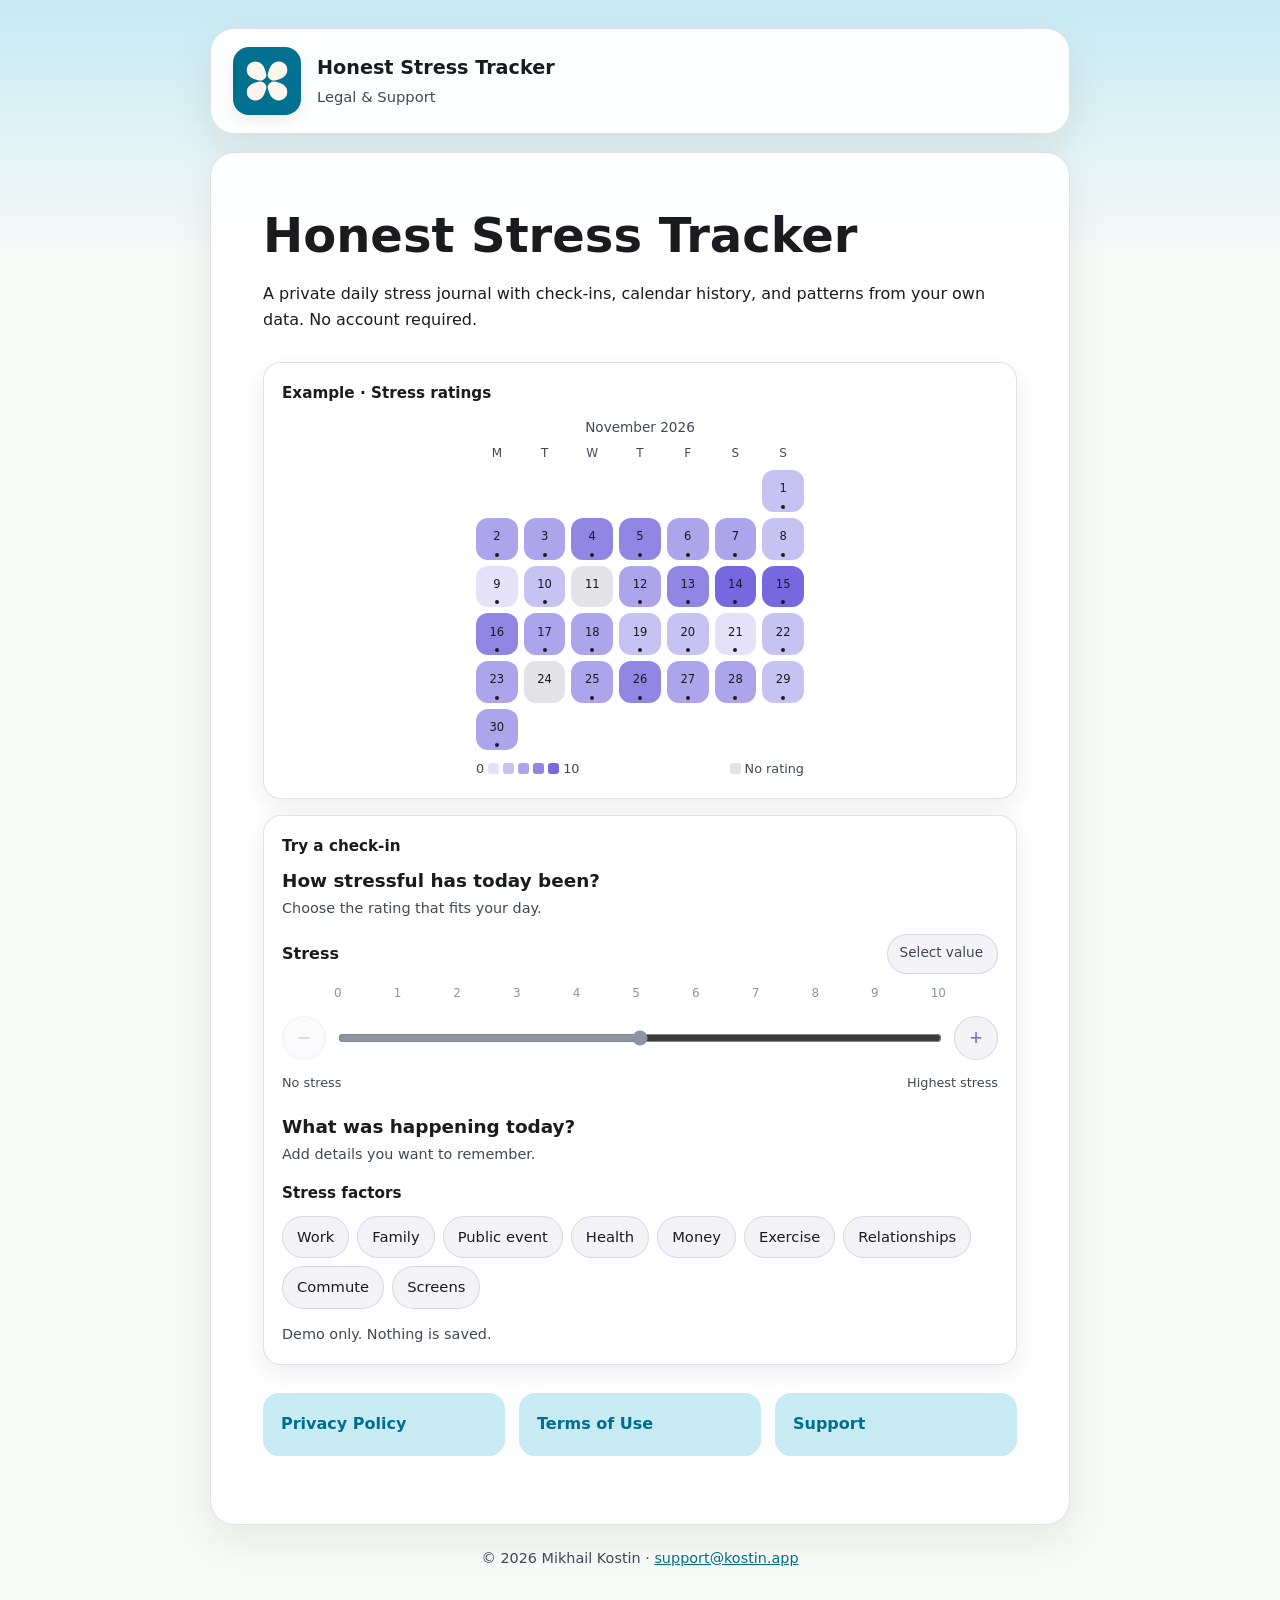
<file: index.html>
<!doctype html>
<html lang="en">
<head>
  <meta charset="utf-8">
  <meta name="viewport" content="width=device-width, initial-scale=1">
  <meta name="description" content="Privacy policy, terms of use, and support for Honest Stress Tracker.">
  <title>Honest Stress Tracker — Legal &amp; Support</title>
  <link rel="icon" type="image/png" href="img/favicon.png">
  <link rel="apple-touch-icon" href="img/icon.png">
  <link rel="stylesheet" href="css/styles.css">
</head>
<body>
  <div class="page">
    <header class="site-header">
      <img class="app-icon" src="img/icon.png" alt="Honest Stress Tracker app icon">
      <div class="brand"><strong>Honest Stress Tracker</strong><span>Legal &amp; Support</span></div>
    </header>
    <main>
      <h1>Honest Stress Tracker</h1>
      <p>A private daily stress journal with check-ins, calendar history, and patterns from your own data. No account required.</p>

      <section class="demo" aria-label="App preview">
        <div class="demo-card">
          <p class="demo-label">Example · Stress ratings</p>
          <div class="demo-calendar" id="demo-calendar"></div>
        </div>

        <div class="demo-card">
          <p class="demo-label">Try a check-in</p>
          <p class="demo-prompt">How stressful has today been?</p>
          <p class="demo-hint">Choose the rating that fits your day.</p>

          <div class="demo-slider" id="demo-slider">
            <div class="demo-slider-header">
              <span class="demo-metric-name">Stress</span>
              <span class="demo-value-chip" id="demo-value-chip" aria-live="polite">
                <span class="demo-value" id="demo-value">Select value</span><span class="demo-value-max" id="demo-value-max"></span>
              </span>
            </div>
            <div class="demo-scale-numbers" aria-hidden="true">
              <span>0</span><span>1</span><span>2</span><span>3</span><span>4</span><span>5</span><span>6</span><span>7</span><span>8</span><span>9</span><span>10</span>
            </div>
            <div class="demo-slider-row">
              <button type="button" class="demo-step" id="demo-dec" aria-label="Decrease Stress" disabled>−</button>
              <input
                type="range"
                id="demo-range"
                class="demo-range"
                min="0"
                max="10"
                step="1"
                value="5"
                aria-label="Stress"
              >
              <button type="button" class="demo-step" id="demo-inc" aria-label="Increase Stress">+</button>
            </div>
            <div class="demo-endpoints">
              <span>No stress</span>
              <span>Highest stress</span>
            </div>
          </div>

          <p class="demo-prompt demo-context-title">What was happening today?</p>
          <p class="demo-hint" id="demo-stress-summary">Add details you want to remember.</p>
          <p class="demo-label">Stress factors</p>
          <div class="demo-chips" id="demo-chips" role="group" aria-label="Stress factors"></div>
          <p class="demo-footnote">Demo only. Nothing is saved.</p>
        </div>
      </section>

      <ul class="document-list">
        <li><a href="privacy-policy.html">Privacy Policy</a></li>
        <li><a href="terms-of-use.html">Terms of Use</a></li>
        <li><a href="support.html">Support</a></li>
      </ul>
    </main>
    <footer>© 2026 Mikhail Kostin · <a href="mailto:support@kostin.app">support@kostin.app</a></footer>
  </div>
  <script src="js/demo.js" defer></script>
</body>
</html>
</file>
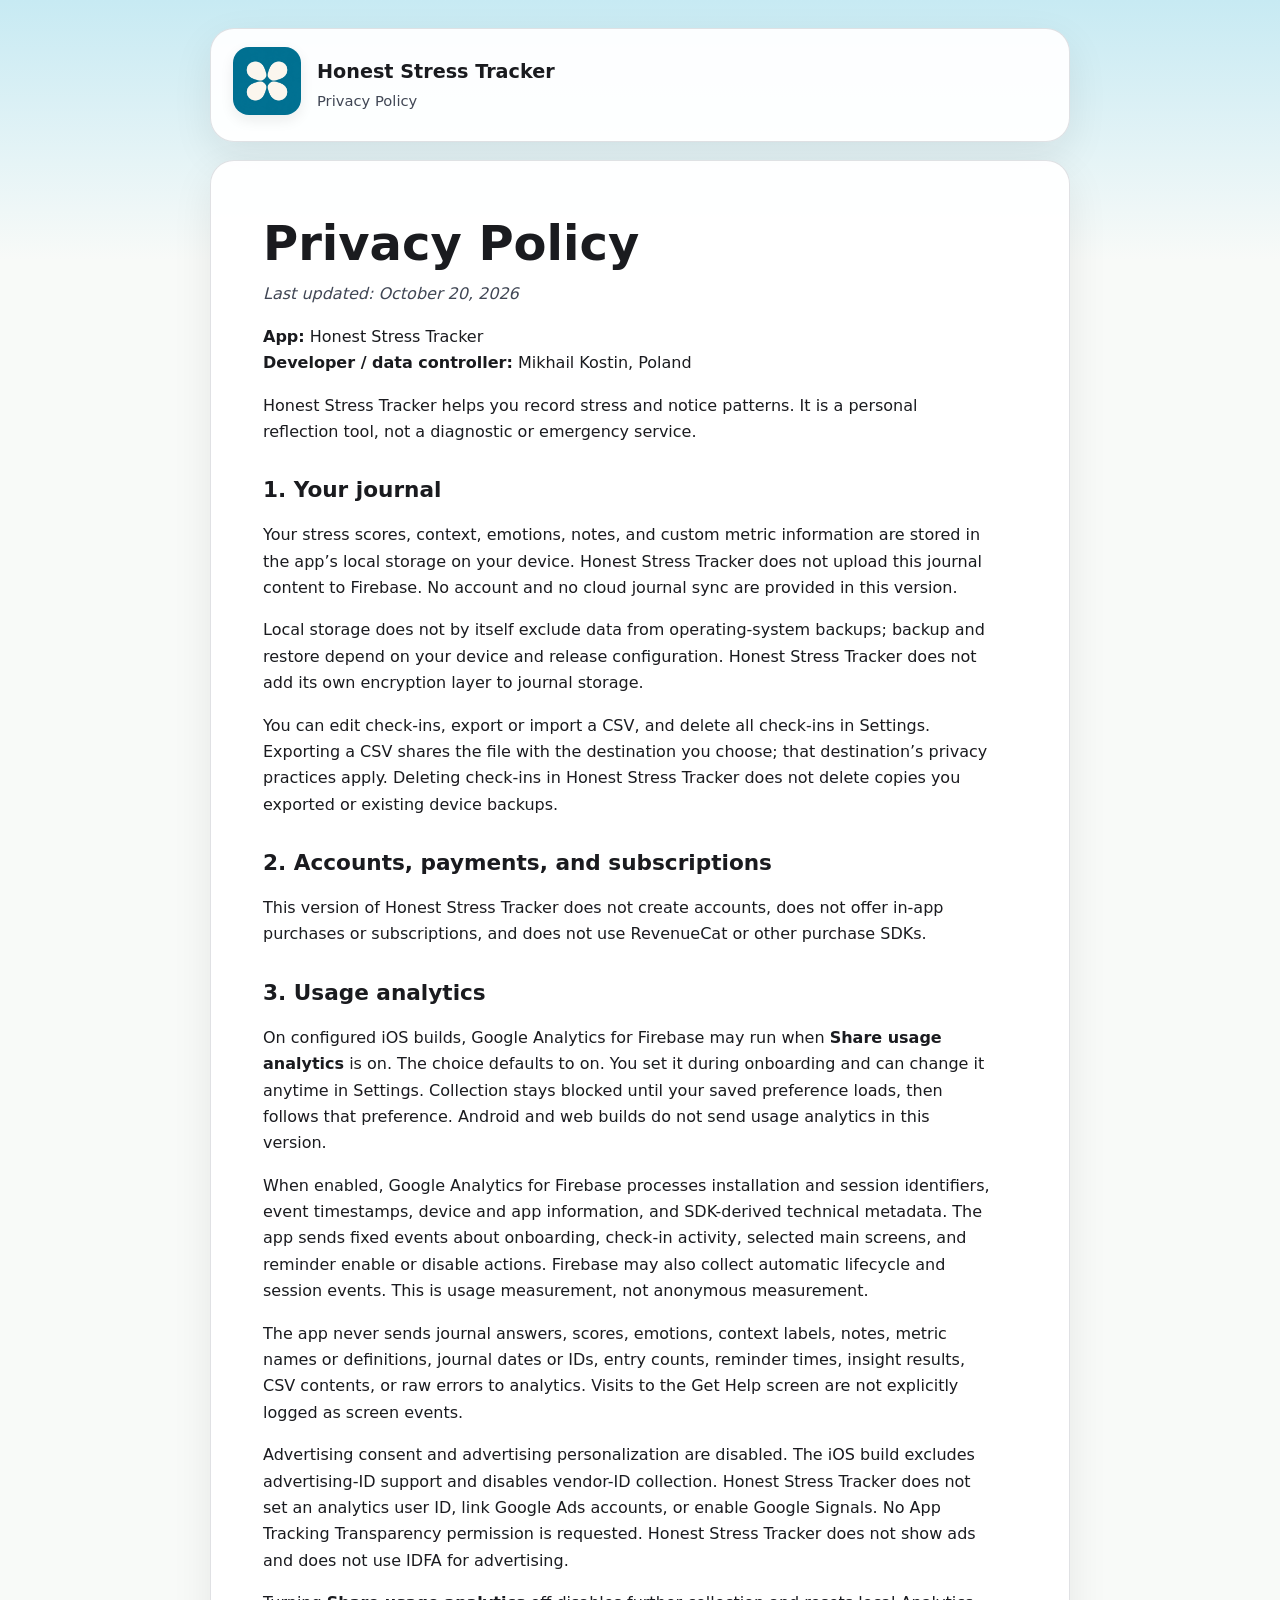
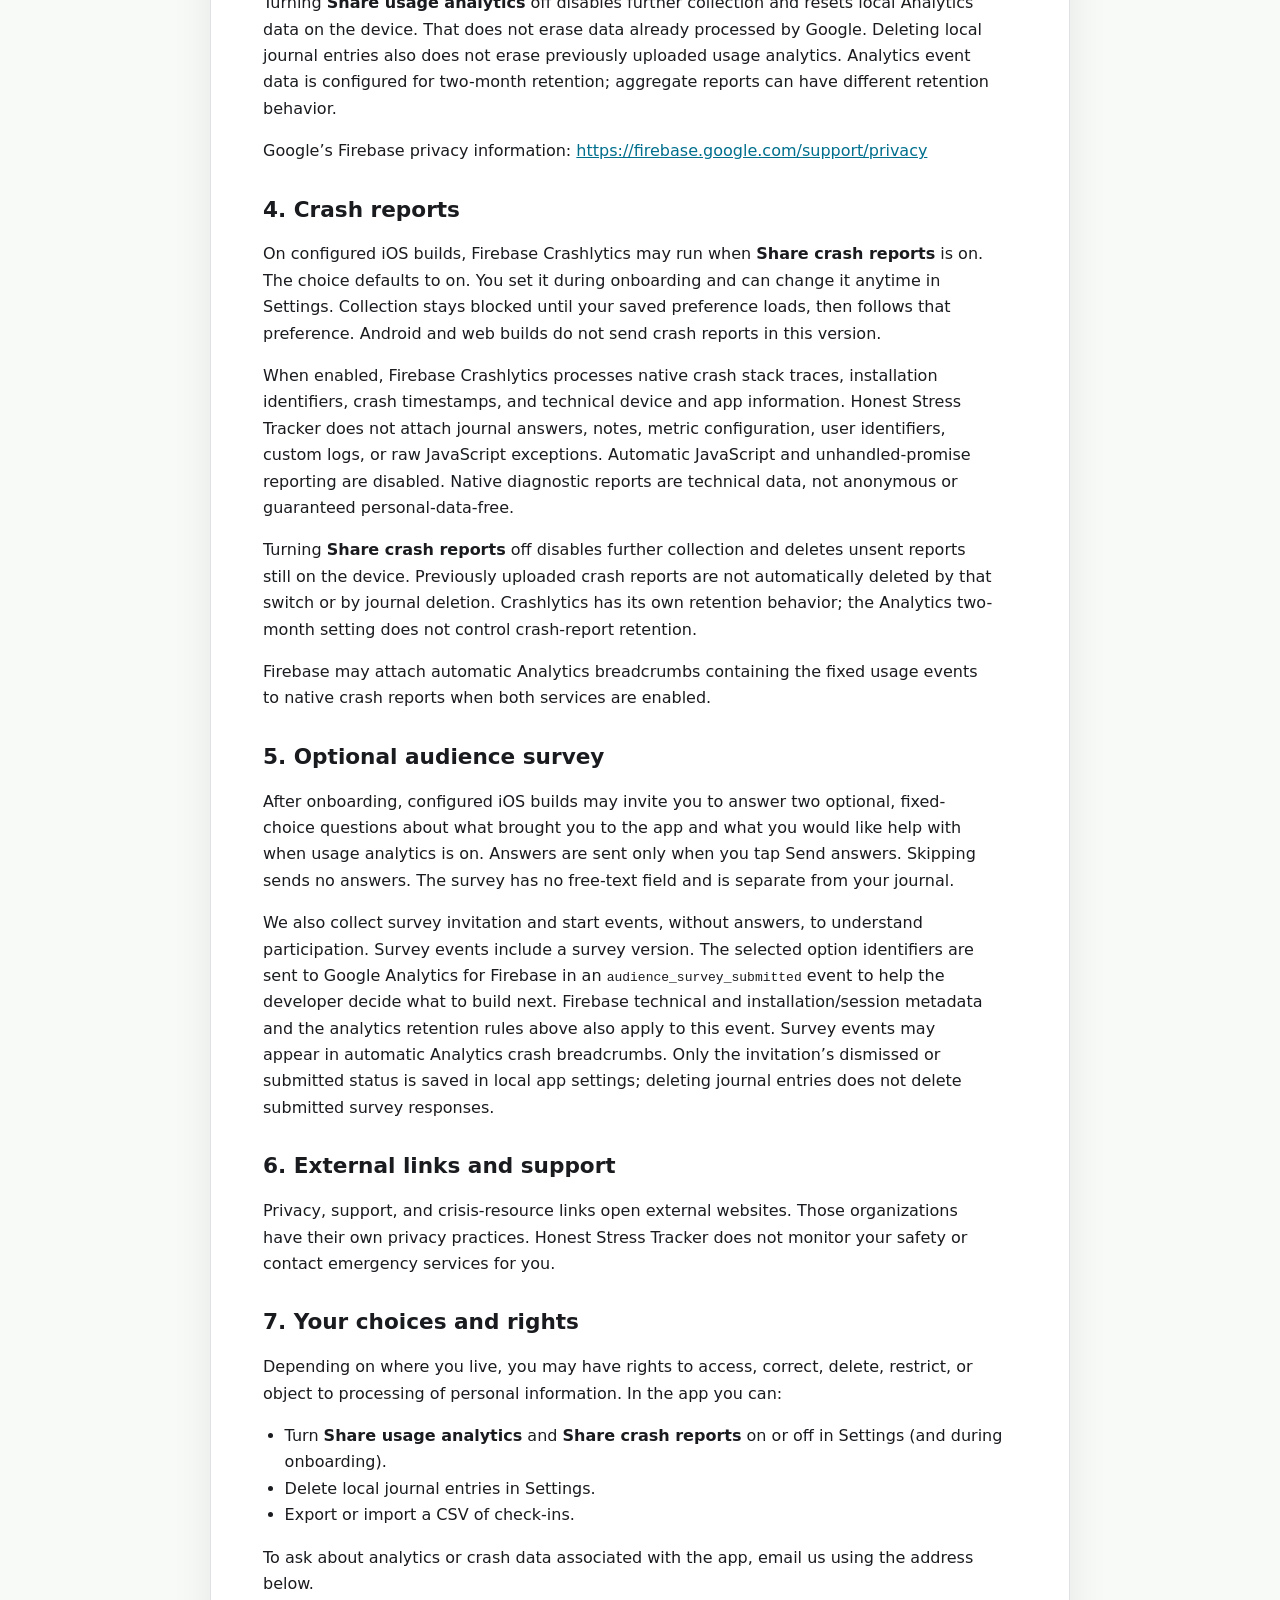
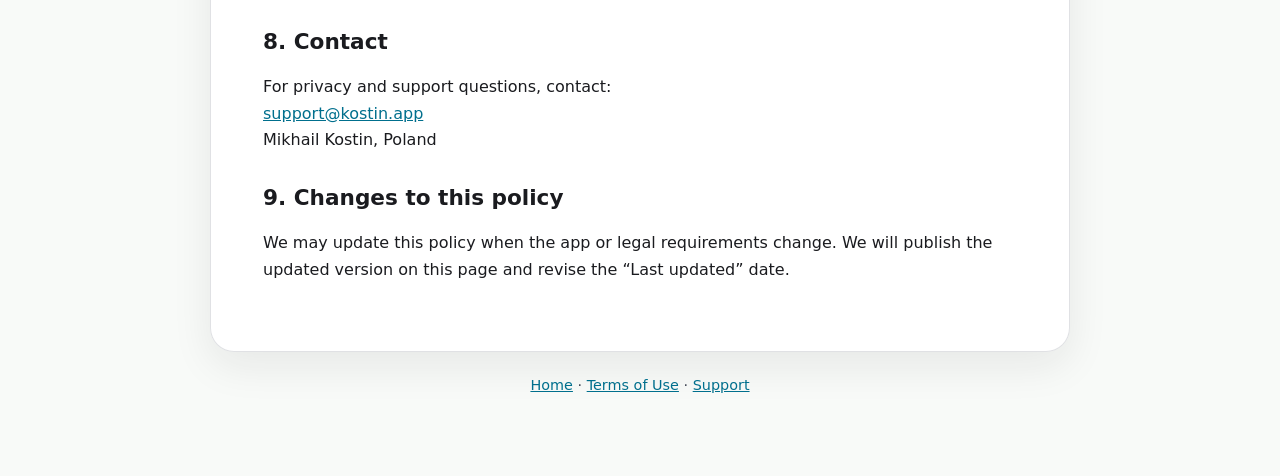
<file: privacy-policy.html>
<!doctype html>
<html lang="en">
<head>
  <meta charset="utf-8">
  <meta name="viewport" content="width=device-width, initial-scale=1">
  <meta name="description" content="Privacy Policy for Honest Stress Tracker.">
  <title>Privacy Policy — Honest Stress Tracker</title>
  <link rel="icon" type="image/png" href="img/favicon.png">
  <link rel="apple-touch-icon" href="img/icon.png">
  <link rel="stylesheet" href="css/styles.css">
</head>
<body>
  <div class="page">
    <header class="site-header">
      <a href="index.html"><img class="app-icon" src="img/icon.png" alt="Honest Stress Tracker app icon"></a>
      <div class="brand"><strong>Honest Stress Tracker</strong><span>Privacy Policy</span></div>
    </header>
    <main>
      <h1>Privacy Policy</h1>
      <p class="muted"><em>Last updated: October 20, 2026</em></p>
      <p><strong>App:</strong> Honest Stress Tracker<br><strong>Developer / data controller:</strong> Mikhail Kostin, Poland</p>
      <p>Honest Stress Tracker helps you record stress and notice patterns. It is a personal reflection tool, not a diagnostic or emergency service.</p>

      <h2>1. Your journal</h2>
      <p>Your stress scores, context, emotions, notes, and custom metric information are stored in the app’s local storage on your device. Honest Stress Tracker does not upload this journal content to Firebase. No account and no cloud journal sync are provided in this version.</p>
      <p>Local storage does not by itself exclude data from operating-system backups; backup and restore depend on your device and release configuration. Honest Stress Tracker does not add its own encryption layer to journal storage.</p>
      <p>You can edit check-ins, export or import a CSV, and delete all check-ins in Settings. Exporting a CSV shares the file with the destination you choose; that destination’s privacy practices apply. Deleting check-ins in Honest Stress Tracker does not delete copies you exported or existing device backups.</p>

      <h2>2. Accounts, payments, and subscriptions</h2>
      <p>This version of Honest Stress Tracker does not create accounts, does not offer in-app purchases or subscriptions, and does not use RevenueCat or other purchase SDKs.</p>

      <h2>3. Usage analytics</h2>
      <p>On configured iOS builds, Google Analytics for Firebase may run when <strong>Share usage analytics</strong> is on. The choice defaults to on. You set it during onboarding and can change it anytime in Settings. Collection stays blocked until your saved preference loads, then follows that preference. Android and web builds do not send usage analytics in this version.</p>
      <p>When enabled, Google Analytics for Firebase processes installation and session identifiers, event timestamps, device and app information, and SDK-derived technical metadata. The app sends fixed events about onboarding, check-in activity, selected main screens, and reminder enable or disable actions. Firebase may also collect automatic lifecycle and session events. This is usage measurement, not anonymous measurement.</p>
      <p>The app never sends journal answers, scores, emotions, context labels, notes, metric names or definitions, journal dates or IDs, entry counts, reminder times, insight results, CSV contents, or raw errors to analytics. Visits to the Get Help screen are not explicitly logged as screen events.</p>
      <p>Advertising consent and advertising personalization are disabled. The iOS build excludes advertising-ID support and disables vendor-ID collection. Honest Stress Tracker does not set an analytics user ID, link Google Ads accounts, or enable Google Signals. No App Tracking Transparency permission is requested. Honest Stress Tracker does not show ads and does not use IDFA for advertising.</p>
      <p>Turning <strong>Share usage analytics</strong> off disables further collection and resets local Analytics data on the device. That does not erase data already processed by Google. Deleting local journal entries also does not erase previously uploaded usage analytics. Analytics event data is configured for two-month retention; aggregate reports can have different retention behavior.</p>
      <p>Google’s Firebase privacy information: <a href="https://firebase.google.com/support/privacy" target="_blank" rel="noopener noreferrer">https://firebase.google.com/support/privacy</a></p>

      <h2>4. Crash reports</h2>
      <p>On configured iOS builds, Firebase Crashlytics may run when <strong>Share crash reports</strong> is on. The choice defaults to on. You set it during onboarding and can change it anytime in Settings. Collection stays blocked until your saved preference loads, then follows that preference. Android and web builds do not send crash reports in this version.</p>
      <p>When enabled, Firebase Crashlytics processes native crash stack traces, installation identifiers, crash timestamps, and technical device and app information. Honest Stress Tracker does not attach journal answers, notes, metric configuration, user identifiers, custom logs, or raw JavaScript exceptions. Automatic JavaScript and unhandled-promise reporting are disabled. Native diagnostic reports are technical data, not anonymous or guaranteed personal-data-free.</p>
      <p>Turning <strong>Share crash reports</strong> off disables further collection and deletes unsent reports still on the device. Previously uploaded crash reports are not automatically deleted by that switch or by journal deletion. Crashlytics has its own retention behavior; the Analytics two-month setting does not control crash-report retention.</p>
      <p>Firebase may attach automatic Analytics breadcrumbs containing the fixed usage events to native crash reports when both services are enabled.</p>

      <h2>5. Optional audience survey</h2>
      <p>After onboarding, configured iOS builds may invite you to answer two optional, fixed-choice questions about what brought you to the app and what you would like help with when usage analytics is on. Answers are sent only when you tap Send answers. Skipping sends no answers. The survey has no free-text field and is separate from your journal.</p>
      <p>We also collect survey invitation and start events, without answers, to understand participation. Survey events include a survey version. The selected option identifiers are sent to Google Analytics for Firebase in an <code>audience_survey_submitted</code> event to help the developer decide what to build next. Firebase technical and installation/session metadata and the analytics retention rules above also apply to this event. Survey events may appear in automatic Analytics crash breadcrumbs. Only the invitation’s dismissed or submitted status is saved in local app settings; deleting journal entries does not delete submitted survey responses.</p>

      <h2>6. External links and support</h2>
      <p>Privacy, support, and crisis-resource links open external websites. Those organizations have their own privacy practices. Honest Stress Tracker does not monitor your safety or contact emergency services for you.</p>

      <h2>7. Your choices and rights</h2>
      <p>Depending on where you live, you may have rights to access, correct, delete, restrict, or object to processing of personal information. In the app you can:</p>
      <ul>
        <li>Turn <strong>Share usage analytics</strong> and <strong>Share crash reports</strong> on or off in Settings (and during onboarding).</li>
        <li>Delete local journal entries in Settings.</li>
        <li>Export or import a CSV of check-ins.</li>
      </ul>
      <p>To ask about analytics or crash data associated with the app, email us using the address below.</p>

      <h2>8. Contact</h2>
      <p>For privacy and support questions, contact:<br><a href="mailto:support@kostin.app">support@kostin.app</a><br>Mikhail Kostin, Poland</p>

      <h2>9. Changes to this policy</h2>
      <p>We may update this policy when the app or legal requirements change. We will publish the updated version on this page and revise the “Last updated” date.</p>
    </main>
    <footer><a href="index.html">Home</a> · <a href="terms-of-use.html">Terms of Use</a> · <a href="support.html">Support</a></footer>
  </div>
</body>
</html>
</file>
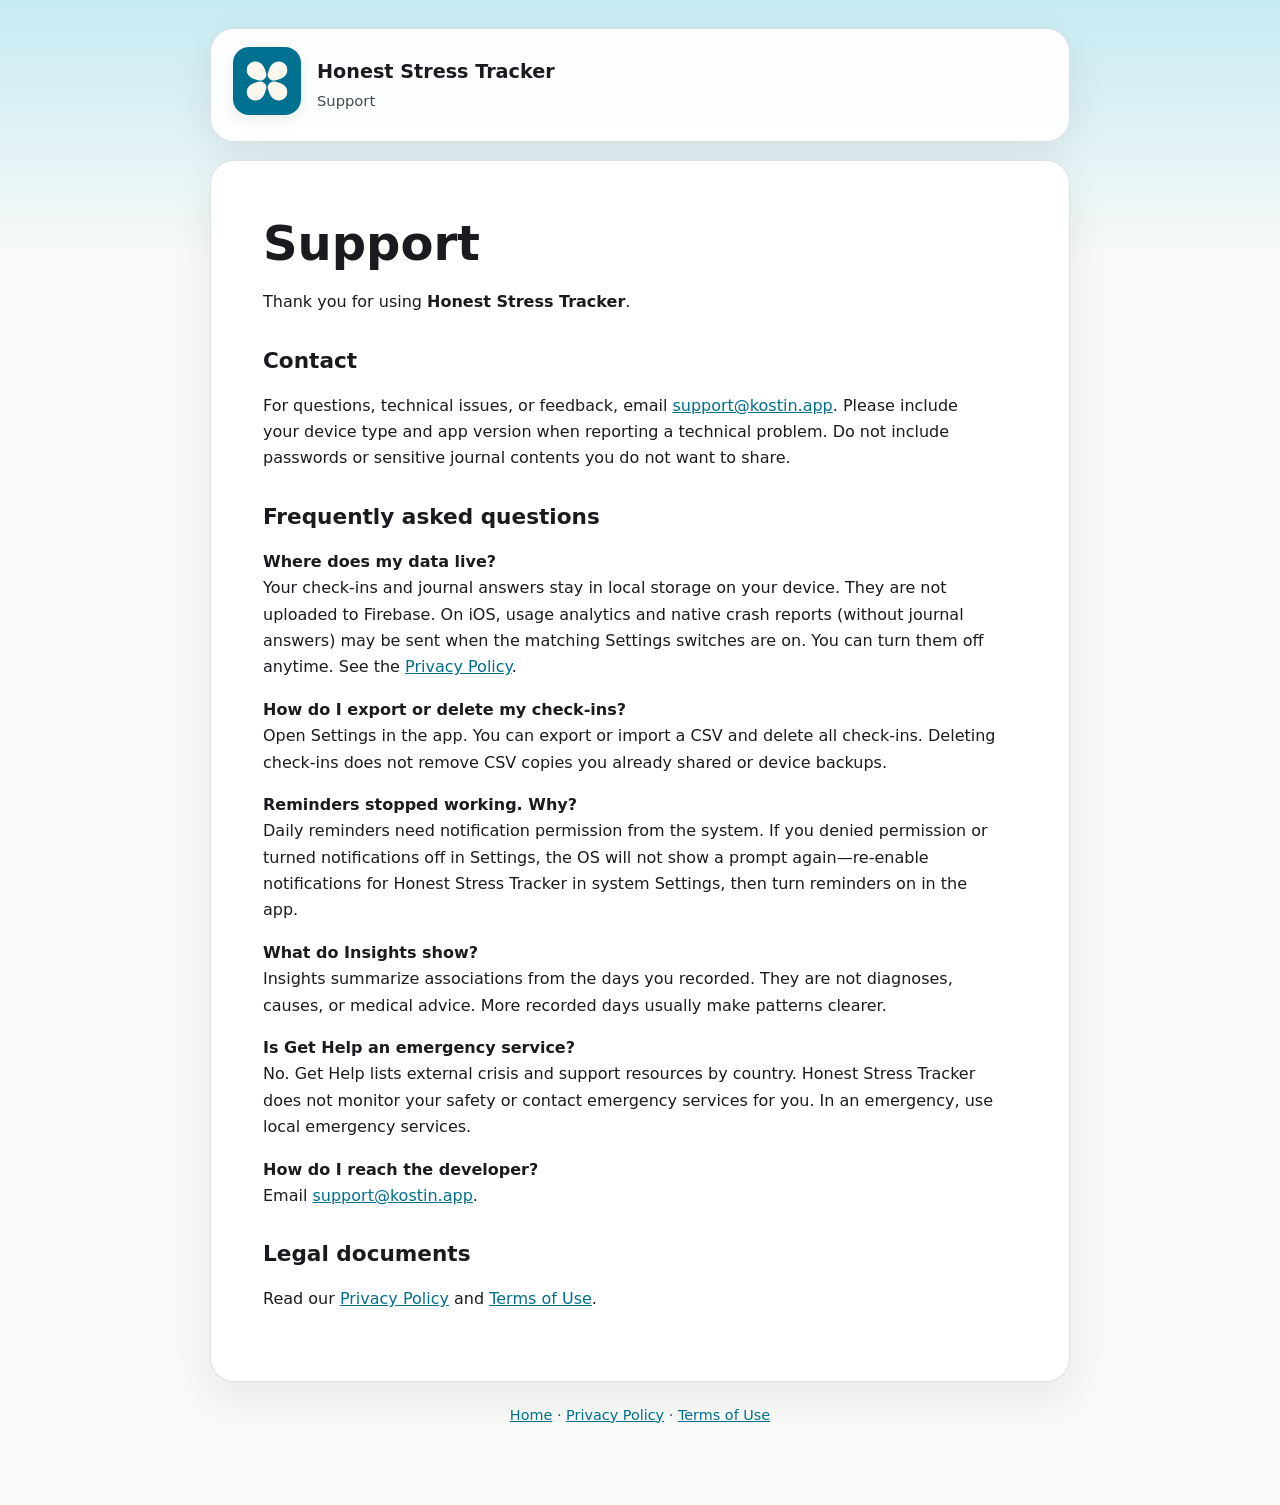
<file: support.html>
<!doctype html>
<html lang="en">
<head>
  <meta charset="utf-8">
  <meta name="viewport" content="width=device-width, initial-scale=1">
  <meta name="description" content="Support and help for Honest Stress Tracker.">
  <title>Support — Honest Stress Tracker</title>
  <link rel="icon" type="image/png" href="img/favicon.png">
  <link rel="apple-touch-icon" href="img/icon.png">
  <link rel="stylesheet" href="css/styles.css">
</head>
<body>
  <div class="page">
    <header class="site-header">
      <a href="index.html"><img class="app-icon" src="img/icon.png" alt="Honest Stress Tracker app icon"></a>
      <div class="brand"><strong>Honest Stress Tracker</strong><span>Support</span></div>
    </header>
    <main>
      <h1>Support</h1>
      <p>Thank you for using <strong>Honest Stress Tracker</strong>.</p>

      <h2>Contact</h2>
      <p>For questions, technical issues, or feedback, email <a href="mailto:support@kostin.app">support@kostin.app</a>. Please include your device type and app version when reporting a technical problem. Do not include passwords or sensitive journal contents you do not want to share.</p>

      <h2>Frequently asked questions</h2>
      <p><strong>Where does my data live?</strong><br>Your check-ins and journal answers stay in local storage on your device. They are not uploaded to Firebase. On iOS, usage analytics and native crash reports (without journal answers) may be sent when the matching Settings switches are on. You can turn them off anytime. See the <a href="privacy-policy.html">Privacy Policy</a>.</p>
      <p><strong>How do I export or delete my check-ins?</strong><br>Open Settings in the app. You can export or import a CSV and delete all check-ins. Deleting check-ins does not remove CSV copies you already shared or device backups.</p>
      <p><strong>Reminders stopped working. Why?</strong><br>Daily reminders need notification permission from the system. If you denied permission or turned notifications off in Settings, the OS will not show a prompt again—re-enable notifications for Honest Stress Tracker in system Settings, then turn reminders on in the app.</p>
      <p><strong>What do Insights show?</strong><br>Insights summarize associations from the days you recorded. They are not diagnoses, causes, or medical advice. More recorded days usually make patterns clearer.</p>
      <p><strong>Is Get Help an emergency service?</strong><br>No. Get Help lists external crisis and support resources by country. Honest Stress Tracker does not monitor your safety or contact emergency services for you. In an emergency, use local emergency services.</p>
      <p><strong>How do I reach the developer?</strong><br>Email <a href="mailto:support@kostin.app">support@kostin.app</a>.</p>

      <h2>Legal documents</h2>
      <p>Read our <a href="privacy-policy.html">Privacy Policy</a> and <a href="terms-of-use.html">Terms of Use</a>.</p>
    </main>
    <footer><a href="index.html">Home</a> · <a href="privacy-policy.html">Privacy Policy</a> · <a href="terms-of-use.html">Terms of Use</a></footer>
  </div>
</body>
</html>
</file>
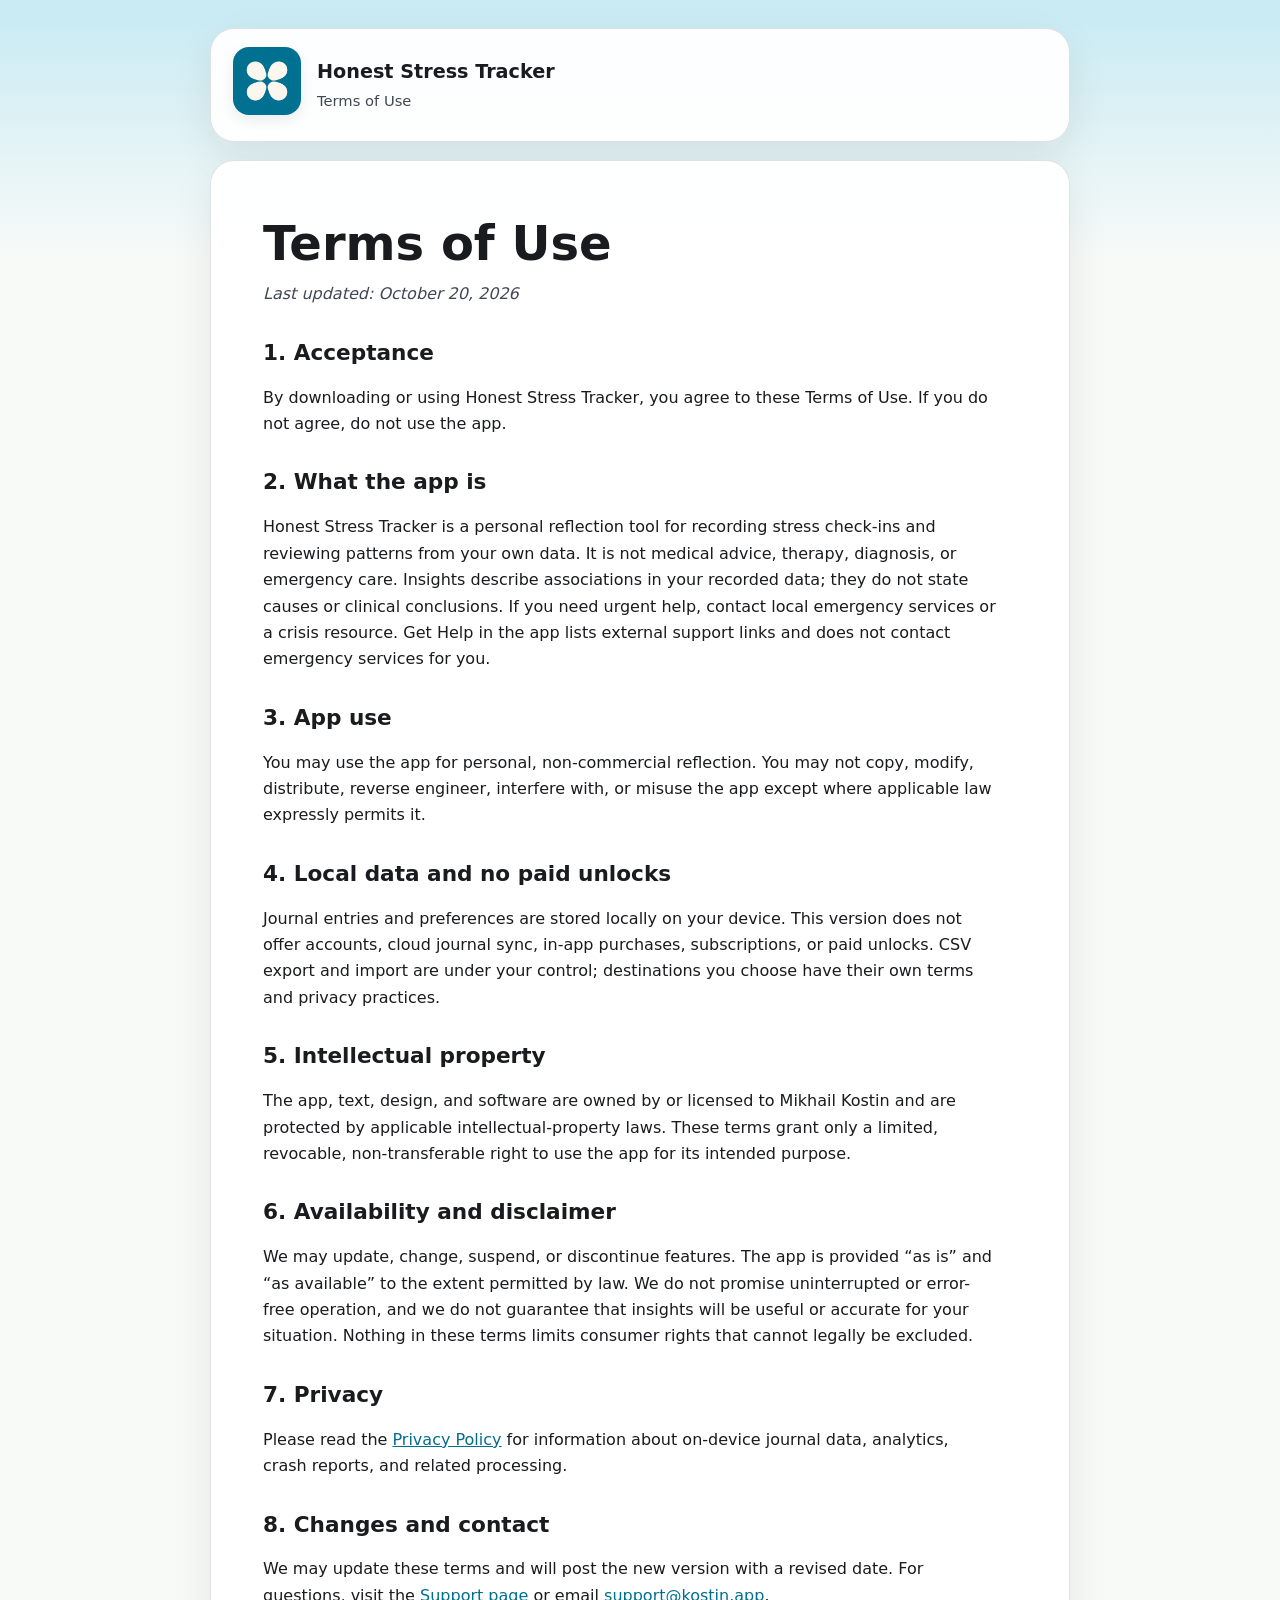
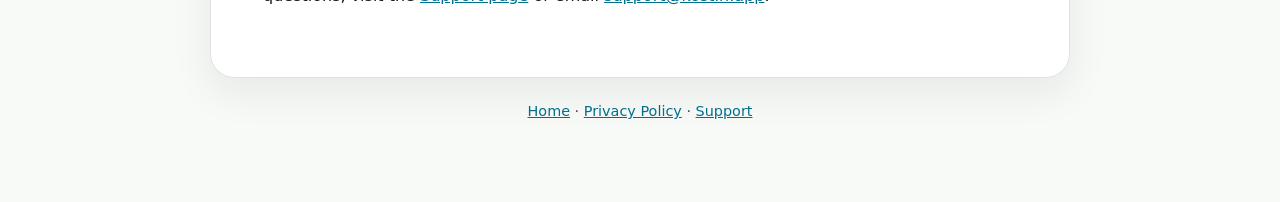
<file: terms-of-use.html>
<!doctype html>
<html lang="en">
<head>
  <meta charset="utf-8">
  <meta name="viewport" content="width=device-width, initial-scale=1">
  <meta name="description" content="Terms of Use for Honest Stress Tracker.">
  <title>Terms of Use — Honest Stress Tracker</title>
  <link rel="icon" type="image/png" href="img/favicon.png">
  <link rel="apple-touch-icon" href="img/icon.png">
  <link rel="stylesheet" href="css/styles.css">
</head>
<body>
  <div class="page">
    <header class="site-header">
      <a href="index.html"><img class="app-icon" src="img/icon.png" alt="Honest Stress Tracker app icon"></a>
      <div class="brand"><strong>Honest Stress Tracker</strong><span>Terms of Use</span></div>
    </header>
    <main>
      <h1>Terms of Use</h1>
      <p class="muted"><em>Last updated: October 20, 2026</em></p>

      <h2>1. Acceptance</h2>
      <p>By downloading or using Honest Stress Tracker, you agree to these Terms of Use. If you do not agree, do not use the app.</p>

      <h2>2. What the app is</h2>
      <p>Honest Stress Tracker is a personal reflection tool for recording stress check-ins and reviewing patterns from your own data. It is not medical advice, therapy, diagnosis, or emergency care. Insights describe associations in your recorded data; they do not state causes or clinical conclusions. If you need urgent help, contact local emergency services or a crisis resource. Get Help in the app lists external support links and does not contact emergency services for you.</p>

      <h2>3. App use</h2>
      <p>You may use the app for personal, non-commercial reflection. You may not copy, modify, distribute, reverse engineer, interfere with, or misuse the app except where applicable law expressly permits it.</p>

      <h2>4. Local data and no paid unlocks</h2>
      <p>Journal entries and preferences are stored locally on your device. This version does not offer accounts, cloud journal sync, in-app purchases, subscriptions, or paid unlocks. CSV export and import are under your control; destinations you choose have their own terms and privacy practices.</p>

      <h2>5. Intellectual property</h2>
      <p>The app, text, design, and software are owned by or licensed to Mikhail Kostin and are protected by applicable intellectual-property laws. These terms grant only a limited, revocable, non-transferable right to use the app for its intended purpose.</p>

      <h2>6. Availability and disclaimer</h2>
      <p>We may update, change, suspend, or discontinue features. The app is provided “as is” and “as available” to the extent permitted by law. We do not promise uninterrupted or error-free operation, and we do not guarantee that insights will be useful or accurate for your situation. Nothing in these terms limits consumer rights that cannot legally be excluded.</p>

      <h2>7. Privacy</h2>
      <p>Please read the <a href="privacy-policy.html">Privacy Policy</a> for information about on-device journal data, analytics, crash reports, and related processing.</p>

      <h2>8. Changes and contact</h2>
      <p>We may update these terms and will post the new version with a revised date. For questions, visit the <a href="support.html">Support page</a> or email <a href="mailto:support@kostin.app">support@kostin.app</a>.</p>
    </main>
    <footer><a href="index.html">Home</a> · <a href="privacy-policy.html">Privacy Policy</a> · <a href="support.html">Support</a></footer>
  </div>
</body>
</html>
</file>
<file: css/styles.css>
:root {
  color-scheme: light;
  --background: #f8faf8;
  --surface: #ffffff;
  --text: #1a1b1f;
  --muted: #414755;
  --accent: #006f8d;
  --accent-soft: #c7eaf3;
  --border: rgba(113, 119, 134, 0.22);
  --shadow: rgba(26, 27, 31, 0.08);
}

* { box-sizing: border-box; }

body {
  margin: 0;
  min-height: 100vh;
  min-height: 100dvh;
  background: linear-gradient(180deg, #c7eaf3 0, var(--background) 260px);
  background-repeat: no-repeat;
  color: var(--text);
  font-family: system-ui, -apple-system, BlinkMacSystemFont, "Segoe UI", sans-serif;
  line-height: 1.65;
}

.page {
  width: min(860px, calc(100% - 32px));
  margin: 28px auto 56px;
}

.site-header,
main {
  background: color-mix(in srgb, var(--surface) 94%, transparent);
  border: 1px solid var(--border);
  border-radius: 24px;
  box-shadow: 0 14px 40px var(--shadow);
}

.site-header {
  display: flex;
  align-items: center;
  gap: 16px;
  padding: 18px 22px;
  margin-bottom: 18px;
}

.app-icon {
  width: 68px;
  height: 68px;
  border-radius: 16px;
  box-shadow: 0 5px 14px var(--shadow);
}

.brand { flex: 1; min-width: 0; overflow-wrap: anywhere; }
.brand strong { display: block; font-size: 1.2rem; }
.brand span { color: var(--muted); font-size: 0.92rem; }

.locale-selector { flex: 0 0 auto; }
.locale-selector select {
  width: 180px;
  max-width: 100%;
  padding: 9px 12px;
  border: 1px solid var(--border);
  border-radius: 12px;
  background: var(--accent-soft);
  color: var(--text);
  font: inherit;
  font-weight: 700;
  cursor: pointer;
}

.locale-selector select:focus-visible {
  outline: 3px solid color-mix(in srgb, var(--accent) 35%, transparent);
  outline-offset: 2px;
}

main { padding: clamp(24px, 5vw, 52px); }
h1, h2 { line-height: 1.25; }
h1 { margin: 0 0 8px; font-size: clamp(2rem, 6vw, 3rem); overflow-wrap: anywhere; }
h2 { margin-top: 2rem; font-size: 1.35rem; }
p, li { max-width: 72ch; }
ul { padding-left: 1.35rem; }
.muted { color: var(--muted); margin-top: 0; }
a { color: var(--accent); }

.document-list {
  display: grid;
  grid-template-columns: repeat(auto-fit, minmax(210px, 1fr));
  gap: 14px;
  padding: 0;
  list-style: none;
}

.document-list a {
  display: block;
  height: 100%;
  padding: 18px;
  background: var(--accent-soft);
  border-radius: 16px;
  font-weight: 750;
  text-decoration: none;
}

footer {
  padding: 22px 8px;
  color: var(--muted);
  font-size: 0.9rem;
  text-align: center;
}

@media (max-width: 560px) {
  .page { width: min(calc(100% - 20px), 860px); margin-top: 10px; }
  .site-header { align-items: flex-start; flex-wrap: wrap; border-radius: 18px; }
  .app-icon { width: 56px; height: 56px; border-radius: 13px; }
  .locale-selector { width: 100%; }
  .locale-selector select { width: 100%; }
  main { border-radius: 18px; }
  h1 { font-size: 1.85rem; }
}

/* —— Home page demo —— */
.demo {
  display: grid;
  gap: 16px;
  margin: 28px 0;
}

.demo-card {
  padding: 18px;
  background: #fff;
  border: 1px solid var(--border);
  border-radius: 18px;
  box-shadow: 0 8px 24px var(--shadow);
}

.demo-label {
  margin: 0 0 10px;
  font-size: 0.95rem;
  font-weight: 700;
}

.demo-prompt {
  margin: 0 0 4px;
  font-size: 1.15rem;
  font-weight: 700;
  line-height: 1.3;
}

.demo-hint,
.demo-footnote {
  margin: 0 0 14px;
  color: var(--muted);
  font-size: 0.9rem;
}

.demo-footnote { margin: 14px 0 0; }

.demo-context-title { margin-top: 22px; }

.demo-calendar {
  width: min(100%, 328px);
  margin: 0 auto;
}

.demo-month {
  margin: 0 0 6px;
  text-align: center;
  color: var(--muted);
  font-size: 0.85rem;
}

.demo-weekdays,
.demo-week {
  display: grid;
  grid-template-columns: repeat(7, minmax(0, 1fr));
  gap: 6px;
  margin-bottom: 6px;
}

.demo-weekday {
  text-align: center;
  color: var(--muted);
  font-size: 0.75rem;
}

.demo-day-slot {
  aspect-ratio: 1;
  min-width: 0;
}

.demo-day {
  display: flex;
  align-items: center;
  justify-content: center;
  width: 100%;
  height: 100%;
  border-radius: 12px;
  font-size: 0.72rem;
  position: relative;
  padding-bottom: 4px;
}

.demo-day.has-rating::after {
  content: "";
  position: absolute;
  bottom: 3px;
  width: 4px;
  height: 4px;
  border-radius: 2px;
  background: var(--text);
}

.demo-legend {
  display: flex;
  flex-wrap: wrap;
  justify-content: space-between;
  gap: 8px;
  margin-top: 8px;
  color: var(--muted);
  font-size: 0.8rem;
}

.demo-legend-group {
  display: flex;
  align-items: center;
  gap: 4px;
}

.demo-swatch {
  width: 11px;
  height: 11px;
  border-radius: 3px;
  display: inline-block;
}

.demo-slider { display: grid; gap: 10px; margin-bottom: 4px; }

.demo-slider-header {
  display: flex;
  align-items: center;
  gap: 10px;
}

.demo-metric-name { flex: 1; font-weight: 700; }

.demo-value-chip {
  display: inline-flex;
  align-items: baseline;
  gap: 2px;
  min-height: 40px;
  padding: 6px 12px;
  border-radius: 999px;
  border: 1px solid var(--border);
  background: #f4f3f8;
  color: var(--muted);
  font-size: 0.85rem;
}

.demo-value-chip.is-answered { color: #7768df; }
.demo-value-chip.is-answered .demo-value {
  font-size: 1.25rem;
  font-weight: 700;
  line-height: 1.1;
}
.demo-value-max { color: var(--muted); font-size: 0.85rem; }

.demo-scale-numbers {
  display: flex;
  justify-content: space-between;
  padding: 0 52px;
  color: #8e94a3;
  font-size: 0.75rem;
}

.demo-scale-numbers .is-selected {
  color: #7768df;
  font-weight: 700;
}

.demo-slider-row {
  display: flex;
  align-items: center;
  gap: 10px;
}

.demo-step {
  width: 44px;
  height: 44px;
  border-radius: 999px;
  border: 1px solid var(--border);
  background: #f4f3f8;
  color: #7768df;
  font-size: 1.35rem;
  line-height: 1;
  cursor: pointer;
}

.demo-step:disabled {
  opacity: 0.35;
  cursor: default;
}

.demo-range {
  flex: 1;
  height: 44px;
  accent-color: #8e94a3;
  cursor: pointer;
}

.demo-range.is-answered { accent-color: #7768df; }

.demo-endpoints {
  display: flex;
  justify-content: space-between;
  color: var(--muted);
  font-size: 0.8rem;
}

.demo-chips {
  display: flex;
  flex-wrap: wrap;
  gap: 8px;
}

.demo-chip {
  min-height: 40px;
  padding: 8px 14px;
  border-radius: 999px;
  border: 1px solid var(--border);
  background: #f4f3f8;
  color: var(--text);
  font: inherit;
  font-size: 0.92rem;
  cursor: pointer;
}

.demo-chip.is-active,
.demo-chip[aria-pressed="true"] {
  background: color-mix(in srgb, #7768df 16%, white);
  border-color: #7768df;
  color: var(--text);
  font-weight: 650;
}

.demo-chip:focus-visible,
.demo-step:focus-visible,
.demo-range:focus-visible {
  outline: 3px solid color-mix(in srgb, var(--accent) 35%, transparent);
  outline-offset: 2px;
}

@media (max-width: 560px) {
  .demo-card { padding: 14px; border-radius: 16px; }
  .demo-scale-numbers { padding: 0 46px; }
}
</file>
